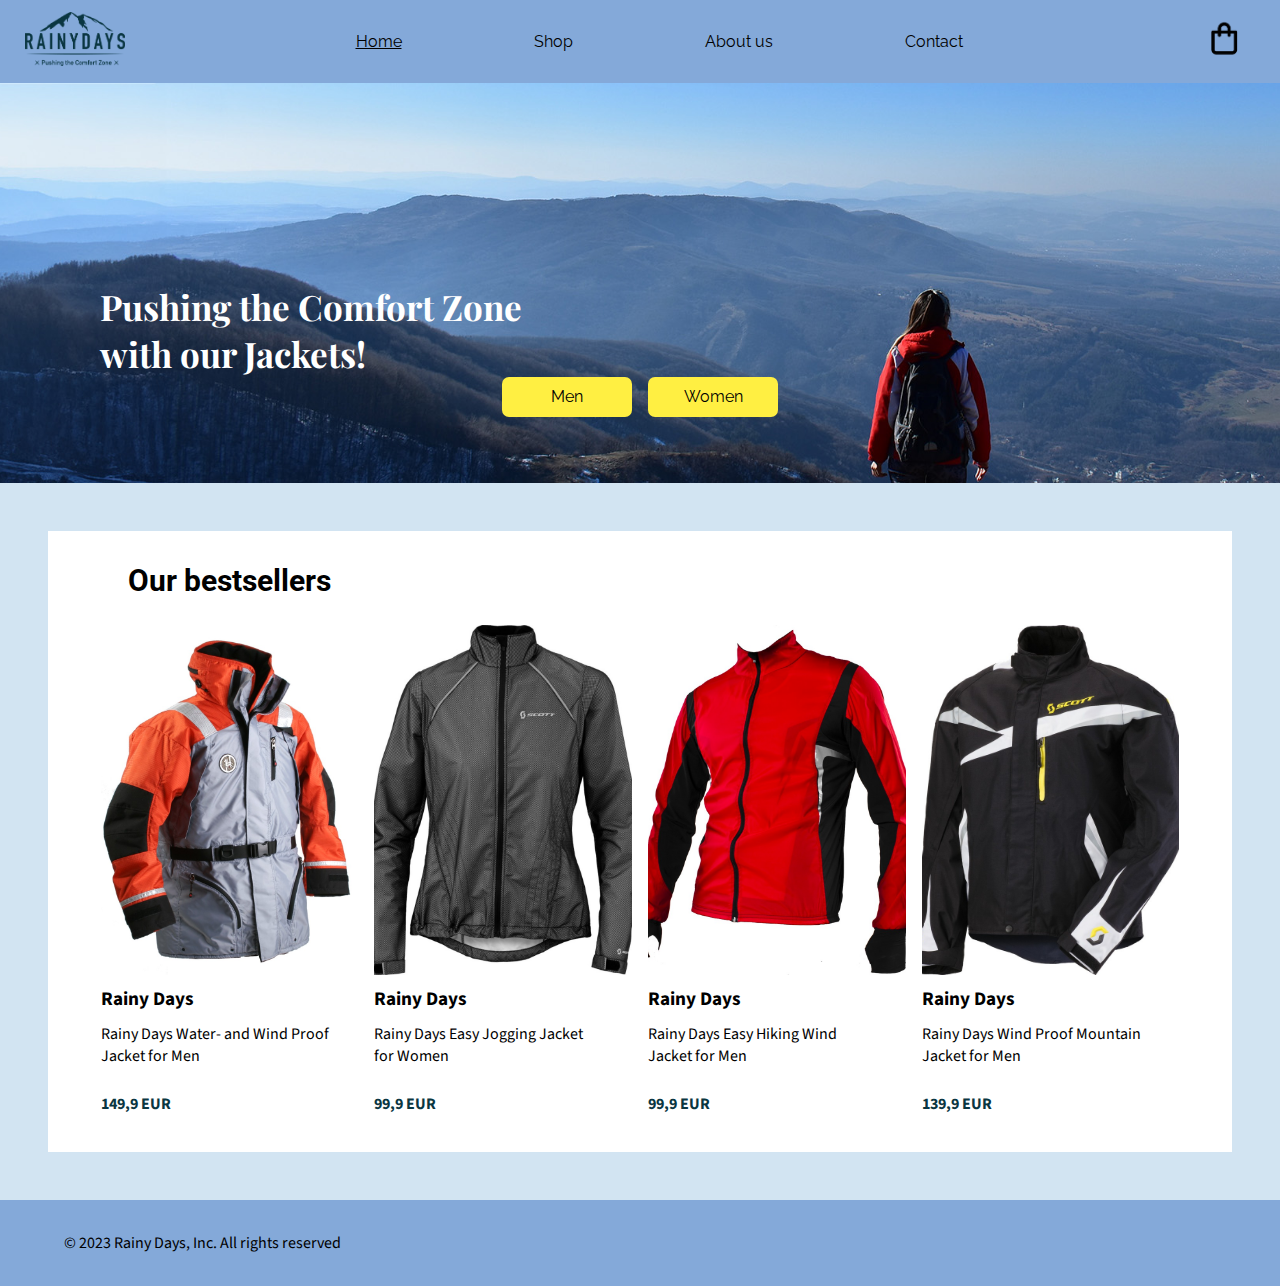
<file: index.html>
<!DOCTYPE html>
<html lang="en">
<head>
    <meta charset="UTF-8">
    <meta name="viewport" content="width=device-width, initial-scale=1.0">
    <title>Rainy Days | Home</title>
    <link rel="icon" href="favicon/favicon_io (3)/favicon.ico">
    <link rel="stylesheet" href="css/style.css">
    <link rel="preconnect" href="https://fonts.googleapis.com">
    <link rel="preconnect" href="https://fonts.gstatic.com" crossorigin>
    <link href="https://fonts.googleapis.com/css2?family=Playfair+Display:wght@500&display=swap" rel="stylesheet">
    <link href="https://fonts.googleapis.com/css2?family=Roboto:wght@500&display=swap" rel="stylesheet">
    <link href="https://fonts.googleapis.com/css2?family=Source+Sans+3:wght@600&display=swap" rel="stylesheet">
    <link href="https://fonts.googleapis.com/css2?family=Source+Sans+3&display=swap" rel="stylesheet">
    <link href="https://fonts.googleapis.com/css2?family=Raleway:wght@500&display=swap" rel="stylesheet">
</head>
<body>
    <header>
        <nav>
            <div>
                <a href="index.html"><img src="images/RainyDays_Logo.png" alt="Rainy Days logo" class="logo"></a>
            </div>
            <div>
                <div class="nav_phone">
                    <a class="nav_links links active" href="index.html">Home</a>
                    <a class="nav_links links" href="shop.html">Shop</a>
                    <a class="nav_links links" href="about-us.html">About us</a>
                    <a class="nav_links links contact_nav" href="contact.html">Contact</a>
                </div>
            </div>
            <div>
                <a href="checkout-page.html"><img src="images/shopping_cart.PNG" alt="Shopping cart" class="shopping_cart"></a>
            </div>
        </nav>
    </header>
    <main>
        <section class="banner">
            <h1 class="banner-slogan">Pushing the Comfort Zone <br> with our Jackets!</h1>
            <div class="cta_buttons">
                <a class="cta links" href="shop.html">Men</a>
                <a class="cta links" href="shop.html">Women</a>
            </div>
        </section>
        <h2 class="bestsellers">Our bestsellers</h2>
        <section class="bestsellers_frame">
            <a class="jacket_link links" href="jacket-specific-page.html">
                <div class="jackets_frame">
                    <img src="images/RainyDays_Jacket1.jpg" class="jacket_img" alt="Red and grey water- and wind proof jacket for men">
                    <h3 class="rainy_days_jacket_header">Rainy Days</h3>
                    <p>Rainy Days Water- and Wind Proof Jacket for Men</p>
                    <p class="price">149,9 EUR</p>
                </div>
            </a>
            <a class="jacket_link links" href="jacket-specific-page.html">
                <div class="jackets_frame">
                    <img src="images/RainyDays_Jacket2.jpg" class="jacket_img" alt="Dark grey jogging jacket for women">
                    <h3 class="rainy_days_jacket_header">Rainy Days</h3>
                    <p>Rainy Days Easy Jogging Jacket for Women</p>
                    <p class="price">99,9 EUR</p>
                </div>
            </a>
            <a class="jacket_link links" href="jacket-specific-page.html">
                <div class="jackets_frame">
                    <img src="images/RainyDays_Jacket3.jpg" class="jacket_img" alt="Red hiking and wind jacket for men">
                    <h3 class="rainy_days_jacket_header">Rainy Days</h3>
                    <p>Rainy Days Easy Hiking Wind Jacket for Men</p>
                    <p class="price">99,9 EUR</p>
                </div>
            </a>
            <a class="jacket_link links" href="jacket-specific-page.html">
                <div class="jackets_frame">
                    <img src="images/RainyDays_Jacket4.jpg" class="jacket_img" alt="Black mountain jacket for men">
                    <h3 class="rainy_days_jacket_header">Rainy Days</h3>
                    <p>Rainy Days Wind Proof Mountain Jacket for Men</p>
                    <p class="price">139,9 EUR</p>
                </div>
                </a>
        </section>
    </main>
    <footer>
        <p>&copy; 2023 Rainy Days, Inc. All rights reserved</p>
    </footer>
</body>
</html>
</file>
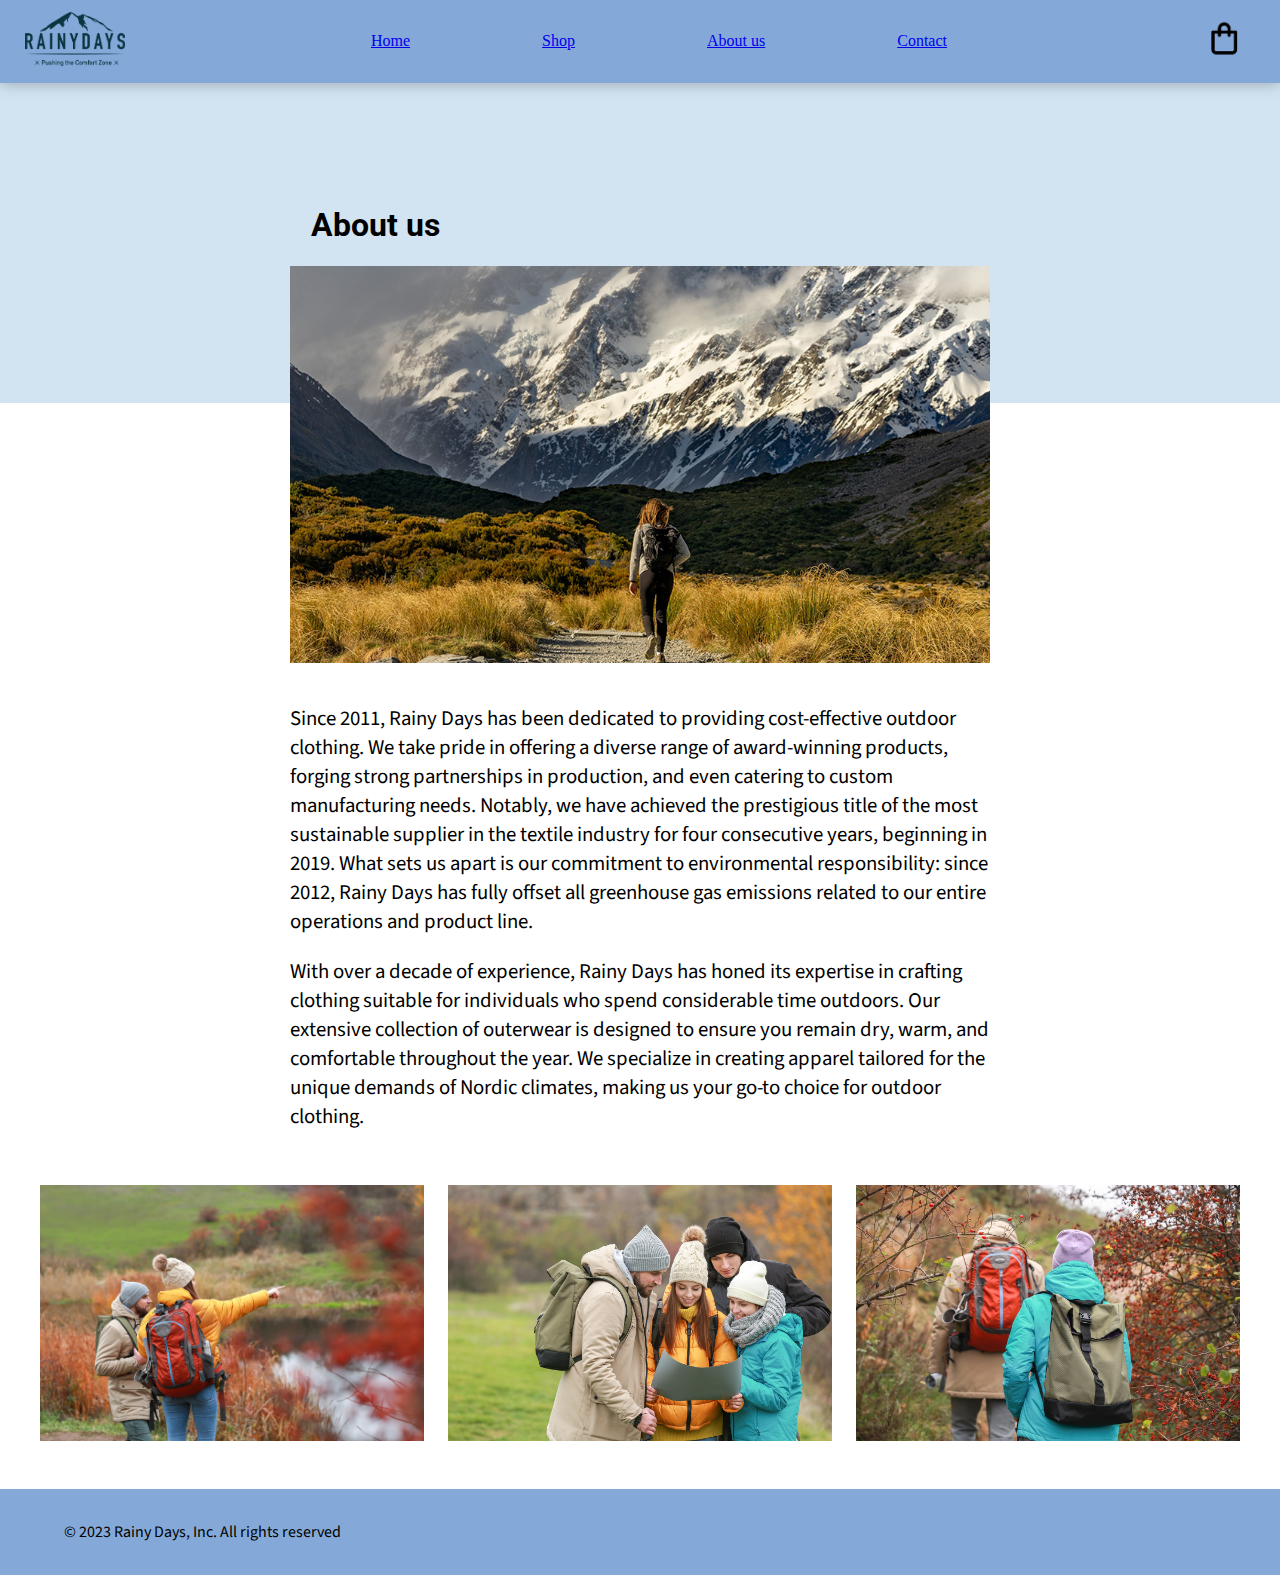
<file: about-us.html>
<!DOCTYPE html>
<html lang="en">
<head>
    <meta charset="UTF-8">
    <meta name="viewport" content="width=device-width, initial-scale=1.0">
    <title>Rainy Days | About us</title>
    <link rel="icon" href="favicon/favicon_io (3)/favicon.ico">
    <link rel="stylesheet" href="css/style.css">
    <link rel="preconnect" href="https://fonts.googleapis.com">
    <link rel="preconnect" href="https://fonts.gstatic.com" crossorigin>
    <link href="https://fonts.googleapis.com/css2?family=Playfair+Display:wght@500&display=swap" rel="stylesheet">
    <link href="https://fonts.googleapis.com/css2?family=Roboto:wght@500&display=swap" rel="stylesheet">
    <link href="https://fonts.googleapis.com/css2?family=Source+Sans+3:wght@600&display=swap" rel="stylesheet">
    <link href="https://fonts.googleapis.com/css2?family=Source+Sans+3&display=swap" rel="stylesheet">
    <link href="https://fonts.googleapis.com/css2?family=Raleway:wght@500&display=swap" rel="stylesheet">
</head>
<body>
    <header>
        <nav>
            <div>
                <a href="index.html"><img src="images/RainyDays_Logo.png" alt="Rainy Days logo" class="logo"></a>
            </div>
            <div>
                <div class="nav_phone">
                    <a class="nav_links" href="index.html">Home</a>
                    <a class="nav_links" href="shop.html">Shop</a>
                    <a class="nav_links active" href="about-us.html">About us</a>
                    <a class="nav_links contact_nav" href="contact.html">Contact</a>
                </div>
            </div>
            <div>
                <a href="checkout-page.html"><img src="images/shopping cart.PNG" alt="Shopping cart" class="shopping_cart"></a>
            </div>
        </nav>
    </header>
    <main>
            <div class="about_us_container">
                <div class="about_us_content">
                    <h1 class="checkout left_align about_h1">About us</h1>
                    <div class="main_img_container">
                        <img src="images/iso-republic-hiker-approaches-snow-capped-mountains-free-stock-photo-kopi2.jpg" alt="Woman hiker walks towards snow-capped mountains" class="about_us_img">
                    </div>
                    <div class="about_us_text">
                        <p>Since 2011, Rainy Days has been dedicated to providing cost-effective outdoor clothing. We take pride in offering a diverse range of award-winning products, forging strong partnerships in production, and even catering to custom manufacturing needs. Notably, we have achieved the prestigious title of the most sustainable supplier in the textile industry for four consecutive years, beginning in 2019. What sets us apart is our commitment to environmental responsibility: since 2012, Rainy Days has fully offset all greenhouse gas emissions related to our entire operations and product line.</p>

                        <p>With over a decade of experience, Rainy Days has honed its expertise in crafting clothing suitable for individuals who spend considerable time outdoors. Our extensive collection of outerwear is designed to ensure you remain dry, warm, and comfortable throughout the year. We specialize in creating apparel tailored for the unique demands of Nordic climates, making us your go-to choice for outdoor clothing.</p>
                    </div>
                </div>
                <div class="multiple_about_us_img">
                    <img src="images/iso-republic-hiking-0803.jpg" alt="Two people hiking and one of them pointing towards something in the distance" class="hiking_photos">
                    <img src="images/iso-republic-hiking-0725.jpg" alt="Four people looking at a map together on a hiking trip" class="hiking_photos">
                    <img src="images/iso-republic-hiking-0785.jpg" alt="Two people hiking together" class="hiking_photos">
                </div>
            </div>
        </main>
    <footer>
        <p>&copy; 2023 Rainy Days, Inc. All rights reserved</p>
    </footer>
</body>
</html>
</file>
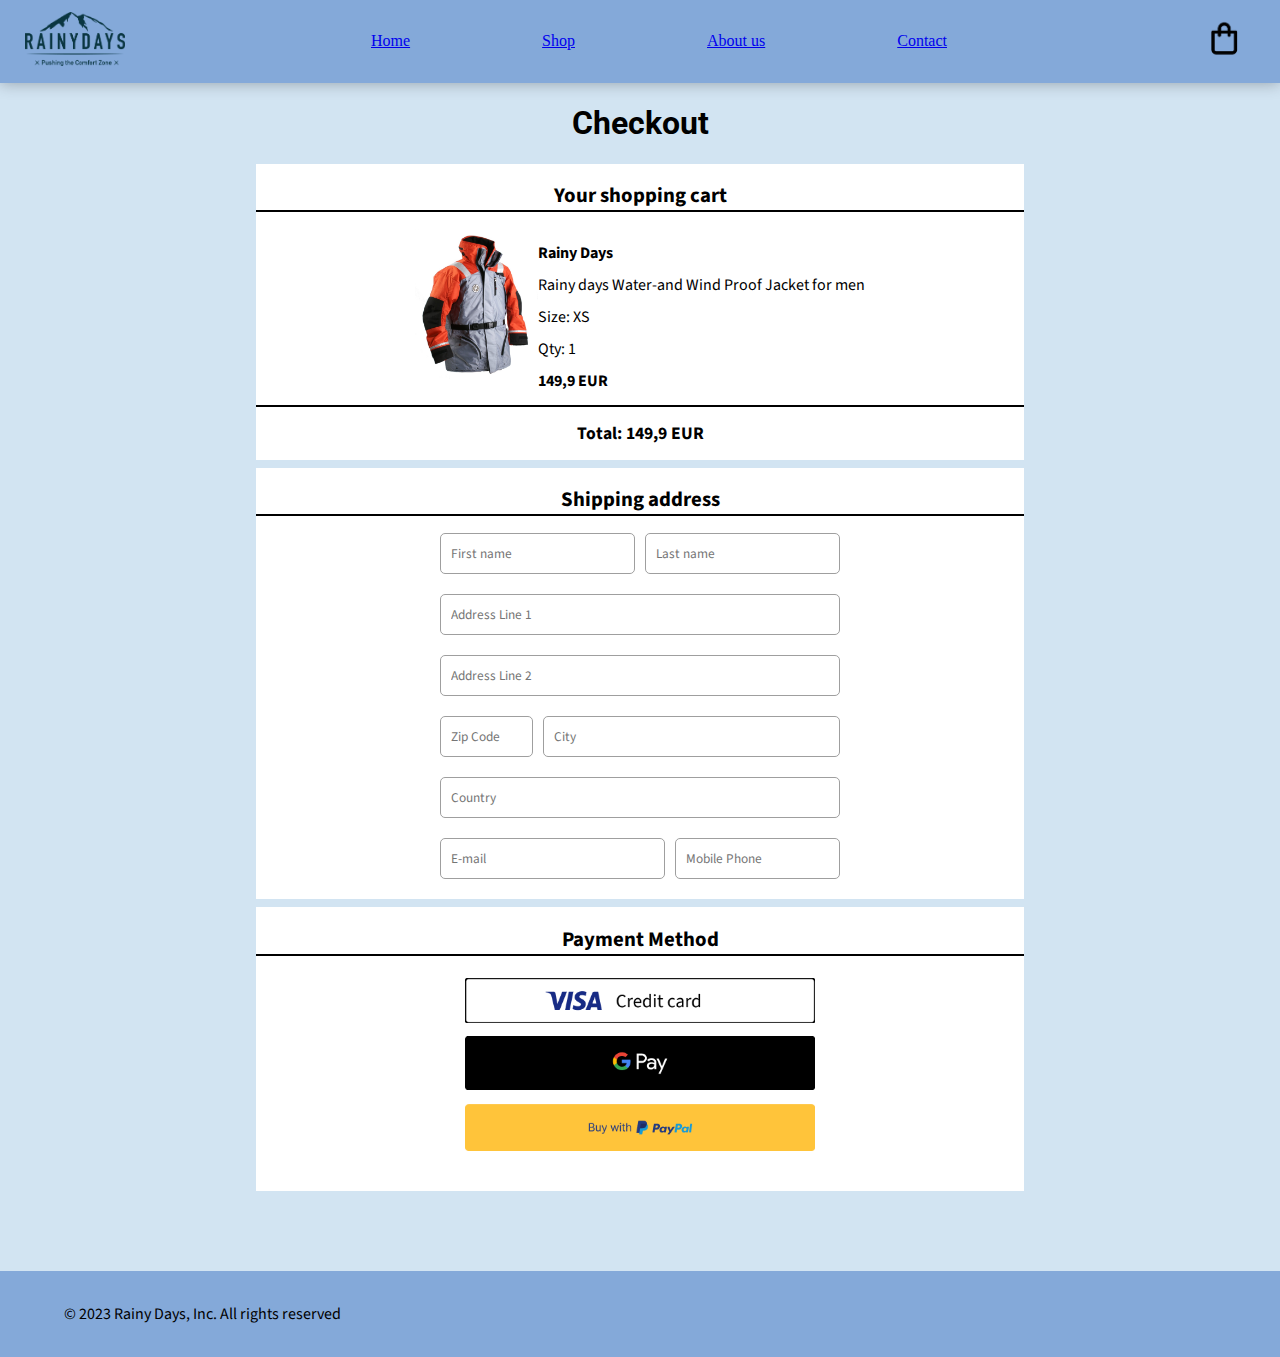
<file: checkout-page.html>
<!DOCTYPE html>
<html lang="en">
<head>
    <meta charset="UTF-8">
    <meta name="viewport" content="width=device-width, initial-scale=1.0">
    <title>Rainy Days | Checkout page</title>
    <link rel="icon" href="favicon/favicon_io (3)/favicon.ico">
    <link rel="stylesheet" href="css/style.css">
    <link rel="preconnect" href="https://fonts.googleapis.com">
    <link rel="preconnect" href="https://fonts.gstatic.com" crossorigin>
    <link href="https://fonts.googleapis.com/css2?family=Playfair+Display:wght@500&display=swap" rel="stylesheet">
    <link href="https://fonts.googleapis.com/css2?family=Roboto:wght@500&display=swap" rel="stylesheet">
    <link href="https://fonts.googleapis.com/css2?family=Source+Sans+3:wght@600&display=swap" rel="stylesheet">
    <link href="https://fonts.googleapis.com/css2?family=Source+Sans+3&display=swap" rel="stylesheet">
    <link href="https://fonts.googleapis.com/css2?family=Raleway:wght@500&display=swap" rel="stylesheet">
</head>
<body>
    <header>
        <nav>
            <div>
                <a href="index.html"><img src="images/RainyDays_Logo.png" alt="Rainy Days logo" class="logo"></a>
            </div>
            <div>
                <div class="nav_phone">
                    <a class="nav_links" href="index.html">Home</a>
                    <a class="nav_links" href="shop.html">Shop</a>
                    <a class="nav_links" href="about-us.html">About us</a>
                    <a class="nav_links contact_nav" href="contact.html">Contact</a>
                </div>
            </div>
            <div>
                <a href="checkout-page.html"><img src="images/shopping_cart.PNG" alt="Shopping cart" class="shopping_cart"></a>
            </div>
        </nav>
    </header>
    <main>
       <h1 class="checkout">Checkout</h1>
       <div class="all_checkout_elements">
       <div class="your_shopping_cart"> 
            <div class="checkout_headers"><h2>Your shopping cart</h2></div>
                <div class="shopping_cart_container">
                    <div>
                        <a href="jacket-specific-page.html"><img src="images/RainyDays_Jacket1.jpg" alt="Rainy Days jacket 1" class="checkout_img"></a>
                    </div>
                    <div>
                        <p class="bold_style">Rainy Days</p>
                        <p>Rainy days Water-and Wind Proof Jacket for men</p>
                        <p>Size: XS</p>
                        <p>Qty: 1</p>
                        <p class="bold_style">149,9 EUR</p>
                    </div>
                </div>
                <div class="total bold_style">
                    <p>Total: 149,9 EUR</p>
                </div>
            </div>
            <div class="shipping">
                <div class="checkout_headers"><h2>Shipping address</h2></div>
                <form class="shipping_form">
                    <div class="customer_name_container">
                        <input type="text" name="firstname" placeholder="First name" class="shipping_input">
                        <input type="text" name="lastname" placeholder="Last name" class="shipping_input">
                    </div>
                    <input type="text" name="addressline1" placeholder="Address Line 1" class="shipping_input"> 
                    <input type="text" name="addressline2" placeholder="Address Line 2" class="shipping_input">
                    <div class="zipcode_city">
                        <input type="text" name="zipcode" placeholder="Zip Code" class="shipping_input">
                        <input type="text" name="city" placeholder="City" class="shipping_input">
                    </div>
                    <input type="text" name="country" placeholder="Country" class="shipping_input">
                    <div class="email_mobile">
                        <input type="email" name="email" placeholder="E-mail" class="shipping_input">
                        <input type="text" name="mobilephone" placeholder="Mobile Phone" class="shipping_input">
                    </div>
                </form>
            </div>
            <div class="payment">
                <div class="checkout_headers"><h2>Payment Method</h2></div>
                <a href="checkout-success.html" class="payment_link"><img src="images/visa.PNG" alt="Visa credit card payment method" class="payment_buttons"></a>
                <a href="checkout-success.html" class="payment_link"><img src="images/google_pay.PNG" alt="Google pay payment method" class="payment_buttons"></a>
                <a href="checkout-success.html" class="payment_link"><img src="images/paypal.PNG" alt="Paypal payment method" class="payment_buttons"></a>
            </div>
       </div>
    </main>
    <footer>
        <p>&copy; 2023 Rainy Days, Inc. All rights reserved</p>
    </footer>
</body>
</html>
</file>
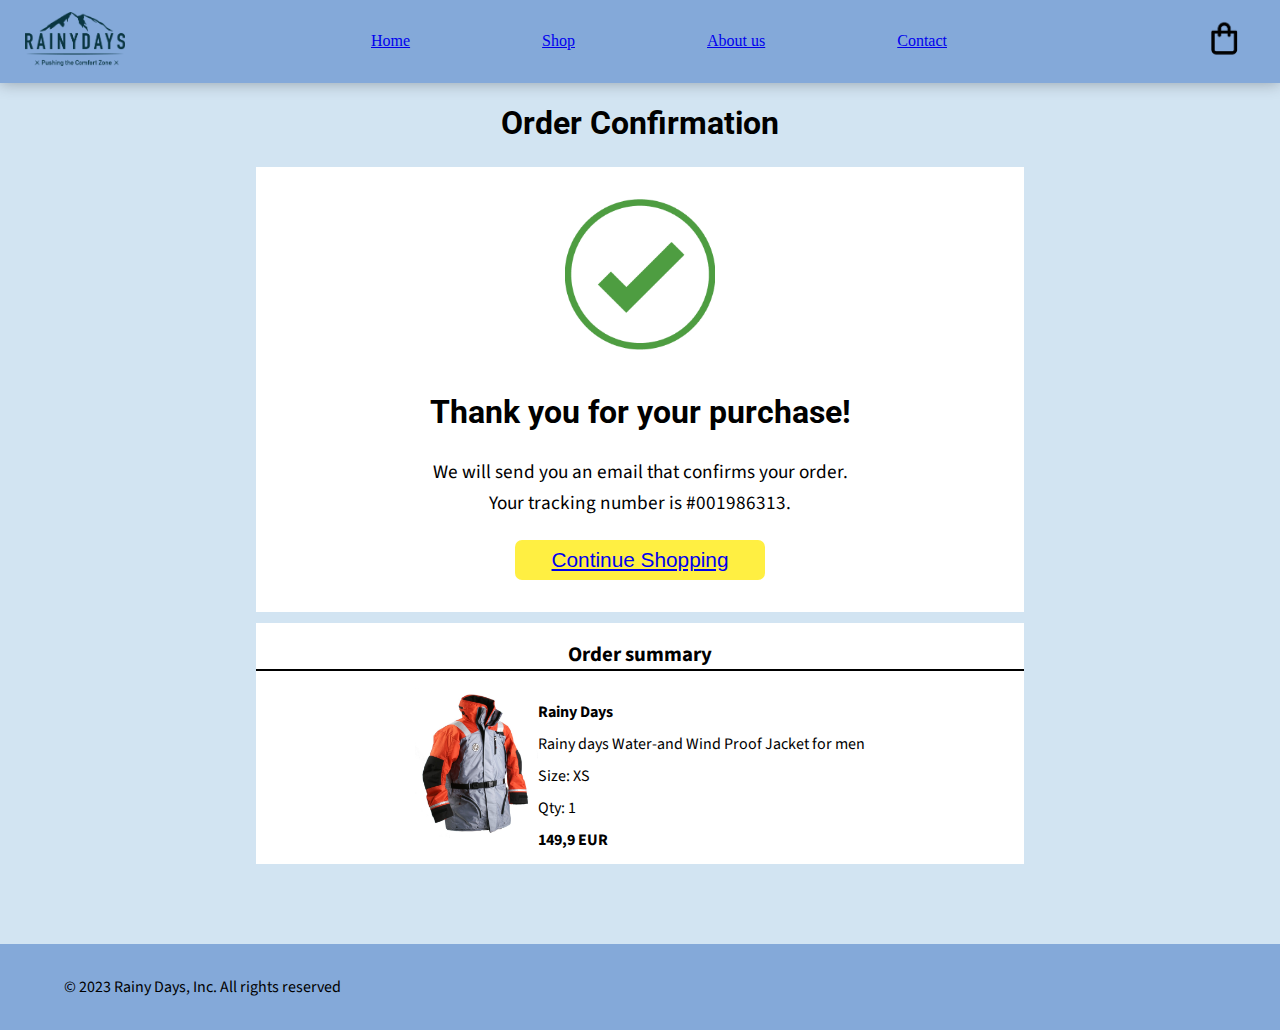
<file: checkout-success.html>
<!DOCTYPE html>
<html lang="en">
<head>
    <meta charset="UTF-8">
    <meta name="viewport" content="width=device-width, initial-scale=1.0">
    <title>Rainy Days | Order confirmation</title>
    <link rel="icon" href="favicon/favicon_io (3)/favicon.ico">
    <link rel="stylesheet" href="css/style.css">
    <link rel="preconnect" href="https://fonts.googleapis.com">
    <link rel="preconnect" href="https://fonts.gstatic.com" crossorigin>
    <link href="https://fonts.googleapis.com/css2?family=Playfair+Display:wght@500&display=swap" rel="stylesheet">
    <link href="https://fonts.googleapis.com/css2?family=Roboto:wght@500&display=swap" rel="stylesheet">
    <link href="https://fonts.googleapis.com/css2?family=Source+Sans+3:wght@600&display=swap" rel="stylesheet">
    <link href="https://fonts.googleapis.com/css2?family=Source+Sans+3&display=swap" rel="stylesheet">
    <link href="https://fonts.googleapis.com/css2?family=Raleway:wght@500&display=swap" rel="stylesheet">
</head>
<body>
    <header>
        <nav>
            <div>
                <a href="index.html"><img src="images/RainyDays_Logo.png" alt="Rainy Days logo" class="logo"></a>
            </div>
            <div>
                <div class="nav_phone">
                    <a class="nav_links" href="index.html">Home</a>
                    <a class="nav_links" href="shop.html">Shop</a>
                    <a class="nav_links" href="about-us.html">About us</a>
                    <a class="nav_links contact_nav" href="contact.html">Contact</a>
                </div>
            </div>
            <div>
                <a href="checkout-page.html"><img src="images/shopping cart.PNG" alt="Shopping cart" class="shopping_cart"></a>
            </div>
        </nav>
    </header>
    <main>
        <h1 class="checkout">Order Confirmation</h1>
        <div class="all_checkout_elements">
            <div class="thank_you">
                <img src="images/checkmark.PNG" alt="Checkmark" class="checkmark">
                <h2 class="checkout">Thank you for your purchase!</h2>
                <p>We will send you an email that confirms your order.</p>
                <p>Your tracking number is #001986313.</p>
                <button class="cta continue_shopping"><a href="shop.html">Continue Shopping</a></button>
            </div>
            <div class="your_shopping_cart"> 
                <div class="checkout_headers"><h2>Order summary</h2></div>
                <div class="shopping_cart_container">
                    <div>
                        <a href="jacket-specific-page.html"><img src="images/RainyDays_Jacket1.jpg" alt="Rainy Days jacket 1" class="checkout_img"></a>
                    </div>
                    <div>
                        <p class="bold_style">Rainy Days</p>
                        <p>Rainy days Water-and Wind Proof Jacket for men</p>
                        <p>Size: XS</p>
                        <p>Qty: 1</p>
                        <p class="bold_style">149,9 EUR</p>
                    </div>
                </div>
            </div>
        </div>
    </main>
    <footer>
        <p>&copy; 2023 Rainy Days, Inc. All rights reserved</p>
    </footer>
</body>
</html>
</file>
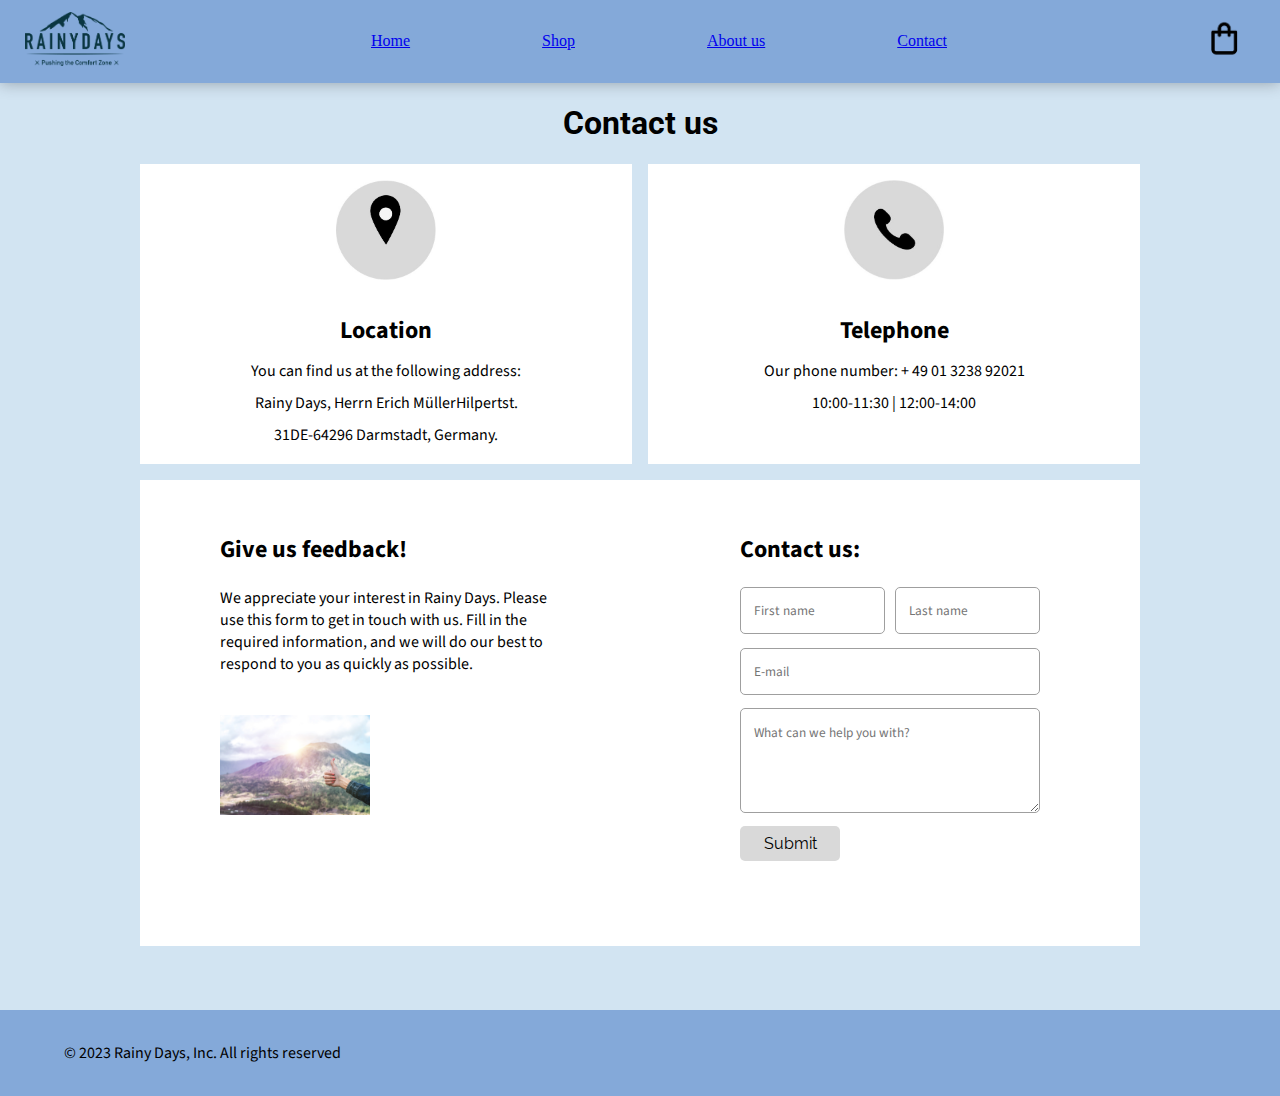
<file: contact.html>
<!DOCTYPE html>
<html lang="en">
<head>
    <meta charset="UTF-8">
    <meta name="viewport" content="width=device-width, initial-scale=1.0">
    <title>Rainy Days | Contact us</title>
    <link rel="icon" href="favicon/favicon_io (3)/favicon.ico">
    <link rel="stylesheet" href="css/style.css">
    <link rel="preconnect" href="https://fonts.googleapis.com">
    <link rel="preconnect" href="https://fonts.gstatic.com" crossorigin>
    <link href="https://fonts.googleapis.com/css2?family=Playfair+Display:wght@500&display=swap" rel="stylesheet">
    <link href="https://fonts.googleapis.com/css2?family=Roboto:wght@500&display=swap" rel="stylesheet">
    <link href="https://fonts.googleapis.com/css2?family=Source+Sans+3:wght@600&display=swap" rel="stylesheet">
    <link href="https://fonts.googleapis.com/css2?family=Source+Sans+3&display=swap" rel="stylesheet">
    <link href="https://fonts.googleapis.com/css2?family=Raleway:wght@500&display=swap" rel="stylesheet">
</head>
<body>
    <header>
        <nav>
            <div>
                <a href="index.html"><img src="images/RainyDays_Logo.png" alt="Rainy Days logo" class="logo"></a>
            </div>
            <div>
                <div class="nav_phone">
                    <a class="nav_links" href="index.html">Home</a>
                    <a class="nav_links" href="shop.html">Shop</a>
                    <a class="nav_links" href="about-us.html">About us</a>
                    <a class="nav_links contact_nav active" href="contact.html">Contact</a>
                </div>
            </div>
            <div>
                <a href="checkout-page.html"><img src="images/shopping cart.PNG" alt="Shopping cart" class="shopping_cart"></a>
            </div>
        </nav>
    </header>
    <main>
        <h1 class="checkout">Contact us</h1>
        <div class="all_contact_elements">
            <div class="top_of_page">
                <div class="location">
                    <div><img src="images/location.jpg" alt="A circle with a pin on it" class="location_img"></div>
                    <h2>Location</h2>
                    <p>You can find us at the following address:</p>
                    <p>Rainy Days, Herrn Erich MüllerHilpertst.</p>
                    <p>31DE-64296 Darmstadt, Germany.</p>
                </div>
                <div class="telephone">
                    <img src="images/telephone.JPG" alt="A circle with a phone in it" class="telephone_img">
                    <h2>Telephone</h2>
                    <p>Our phone number: + 49 01 3238 92021</p>
                    <p>10:00-11:30  |  12:00-14:00</p>
                </div>
            </div>
            <div class="bottom_of_page">
                <div class="feedback">
                    <div class="feedback_content">
                        <h2>Give us feedback!</h2>
                        <div class="feedback_align">
                            <p>We appreciate your interest in Rainy Days. Please use this form to get in touch with us. Fill in the required information, and we will do our best to respond to you as quickly as possible.</p>
                            <img src="images/artem-beliaikin-gx3iBnRUekI-unsplash.jpg" alt="Someone giving thumbs up by a mountain view" class="feedback_img">
                        </div>
                    </div>
                </div>
                <div class="contact_us">
                    <div class="contact_us_content">
                        <h2>Contact us:</h2>
                        <form method="GET">
                            <div class="contact_form_group">
                                <div class="customer_name_container contact_customer_name">
                                    <input type="text" name="firstname" placeholder="First name" class="contact_form">
                                    <input type="text" name="lastname" placeholder="Last name" class="contact_form">
                                </div>
                                <input type="email" name="email_contact" placeholder="E-mail" class="contact_form">
                                <textarea id="message" name="message" rows="4" cols="46" placeholder="What can we help you with?" class="contact_form"></textarea>
                                <div>
                                    <input type="submit" value="Submit" class="submit_button">
                                </div>
                            </div>
                        </form>
                    </div>
                </div>
            </div>
        </div>     
    </main>
    <footer>
        <p>&copy; 2023 Rainy Days, Inc. All rights reserved</p>
    </footer>
</body>
</html>
</file>
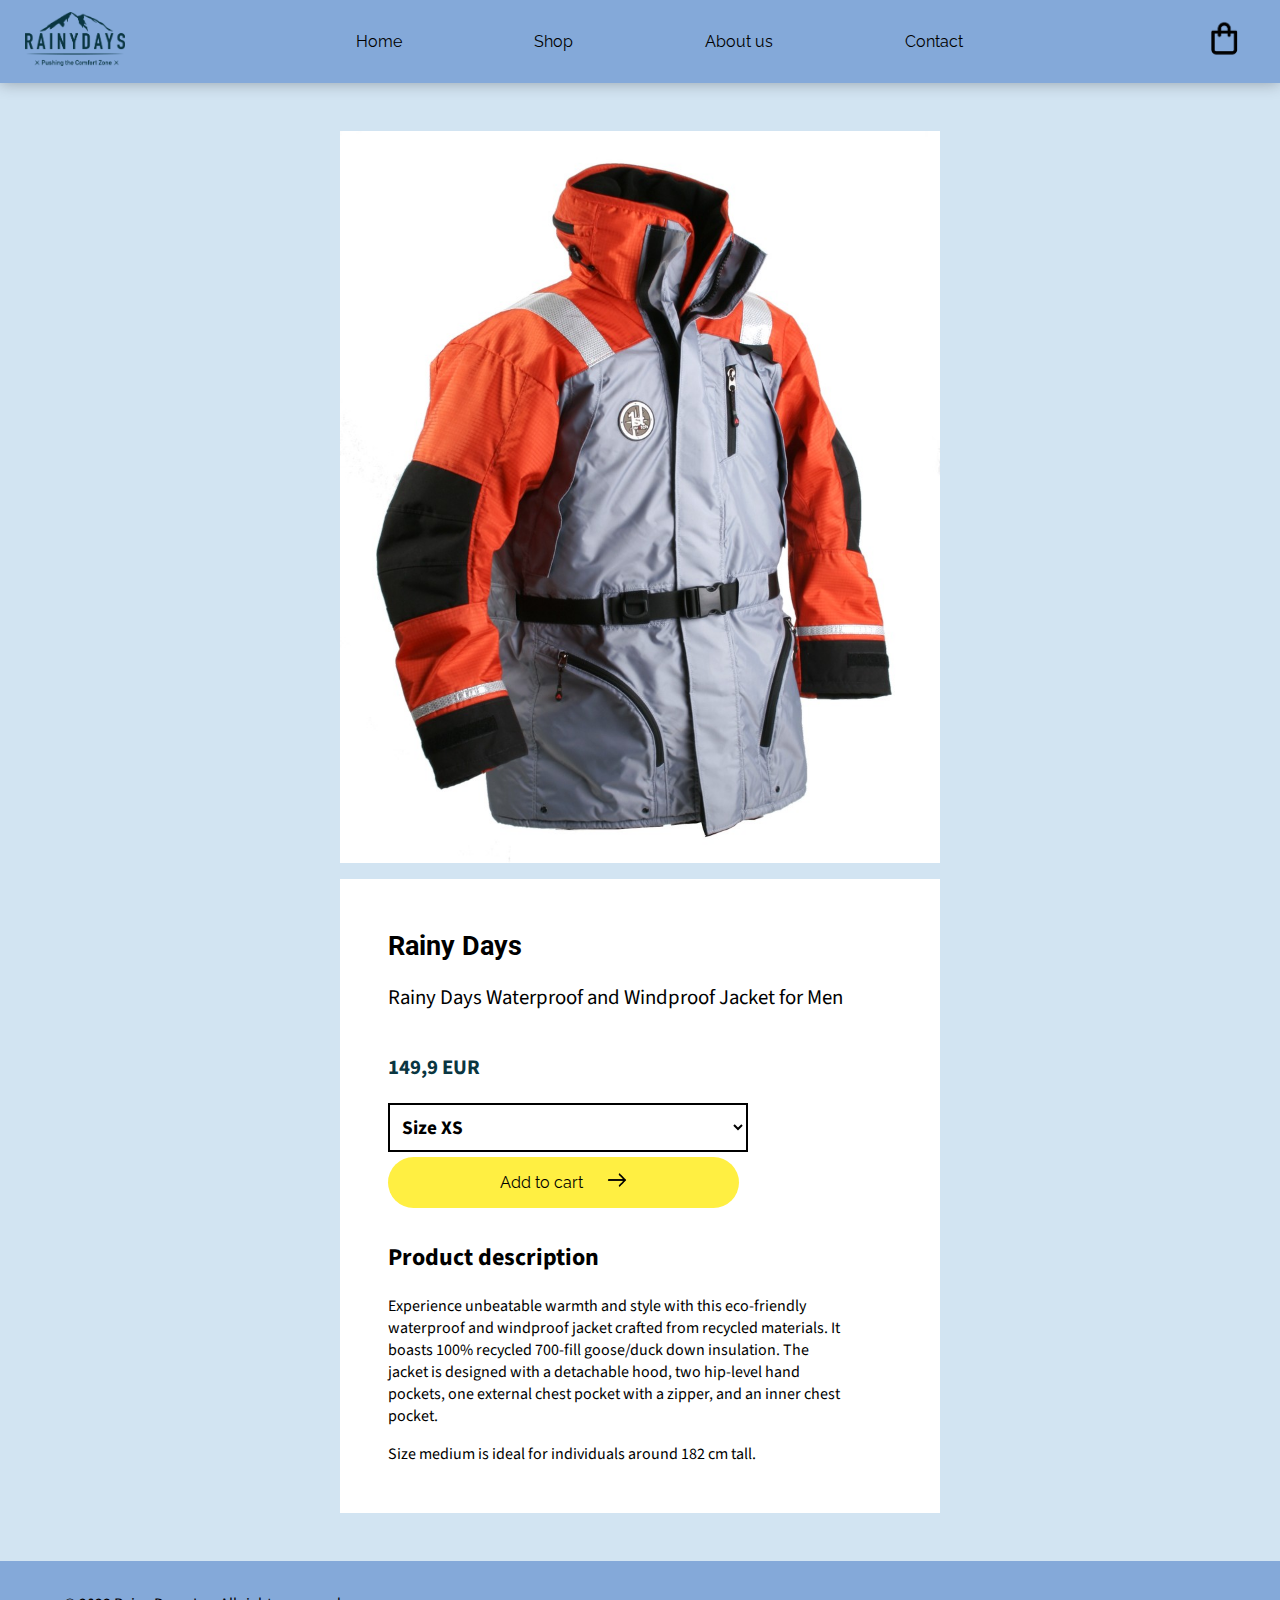
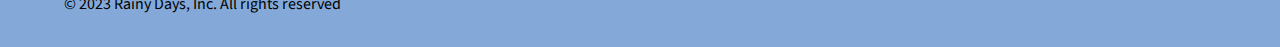
<file: jacket-specific-page.html>
<!DOCTYPE html>
<html lang="en">
<head>
    <meta charset="UTF-8">
    <meta name="viewport" content="width=device-width, initial-scale=1.0">
    <title>Rainy Days | Rainy Days Waterproof and Windproof Jacket for Men</title>
    <link rel="icon" href="favicon/favicon_io (3)/favicon.ico">
    <link rel="stylesheet" href="css/style.css">
    <link rel="preconnect" href="https://fonts.googleapis.com">
    <link rel="preconnect" href="https://fonts.gstatic.com" crossorigin>
    <link href="https://fonts.googleapis.com/css2?family=Playfair+Display:wght@500&display=swap" rel="stylesheet">
    <link href="https://fonts.googleapis.com/css2?family=Roboto:wght@500&display=swap" rel="stylesheet">
    <link href="https://fonts.googleapis.com/css2?family=Source+Sans+3:wght@600&display=swap" rel="stylesheet">
    <link href="https://fonts.googleapis.com/css2?family=Source+Sans+3&display=swap" rel="stylesheet">
    <link href="https://fonts.googleapis.com/css2?family=Raleway:wght@500&display=swap" rel="stylesheet">
</head>
<body>
    <header>
        <nav>
            <div>
                <a href="index.html"><img src="images/RainyDays_Logo.png" alt="Rainy Days logo" class="logo"></a>
            </div>
            <div>
                <div class="nav_phone">
                    <a class="nav_links links" href="index.html">Home</a>
                    <a class="nav_links links" href="shop.html">Shop</a>
                    <a class="nav_links links" href="about-us.html">About us</a>
                    <a class="nav_links links contact_nav" href="contact.html">Contact</a>
                </div>
            </div>
            <div>
                <a href="checkout-page.html"><img src="images/shopping_cart.PNG" alt="Shopping cart" class="shopping_cart"></a>
            </div>
        </nav>
    </header>
    <main>
        <div class="product_container">
            <div class="product_specific_img_container">
                <img class="product_specific_img" src="images/RainyDays_Jacket1.jpg" alt="Rainy Days Jacket 1">
            </div>
            <div class="product_details">
                <div>
                    <h1>Rainy Days</h1>
                    <p>Rainy Days Waterproof and Windproof Jacket for Men</p>
                    <p class="price">149,9 EUR</p>
                </div>
                <form class="sizes_form">
                    <select name="sizes" id="sizes" class="sizes">
                        <option value="xs">Size XS</option>
                        <option value="s">Size S</option>
                        <option value="m">Size M</option>
                        <option value="l">Size L</option>
                        <option value="xl">Size XL</option>
                    </select>
                </form>
                <div>
                    <a class="add_to_cart links" href="checkout-page.html">Add to cart <img src="images/arrow.PNG" alt="Arrow pointing to the right" class="arrow"></a>
                </div>
                <div class="product_description">
                    <h2>Product description</h2>
                    <p>Experience unbeatable warmth and style with this eco-friendly waterproof and windproof jacket crafted from recycled materials. It boasts 100% recycled 700-fill goose/duck down insulation. The jacket is designed with a detachable hood, two hip-level hand pockets, one external chest pocket with a zipper, and an inner chest pocket.</p>
                    <p>Size medium is ideal for individuals around 182 cm tall.</p>
                </div>
            </div>
        </div>
    </main>
    <footer>
        <p>&copy; 2023 Rainy Days, Inc. All rights reserved</p>
    </footer>
</body>
</html>
</file>
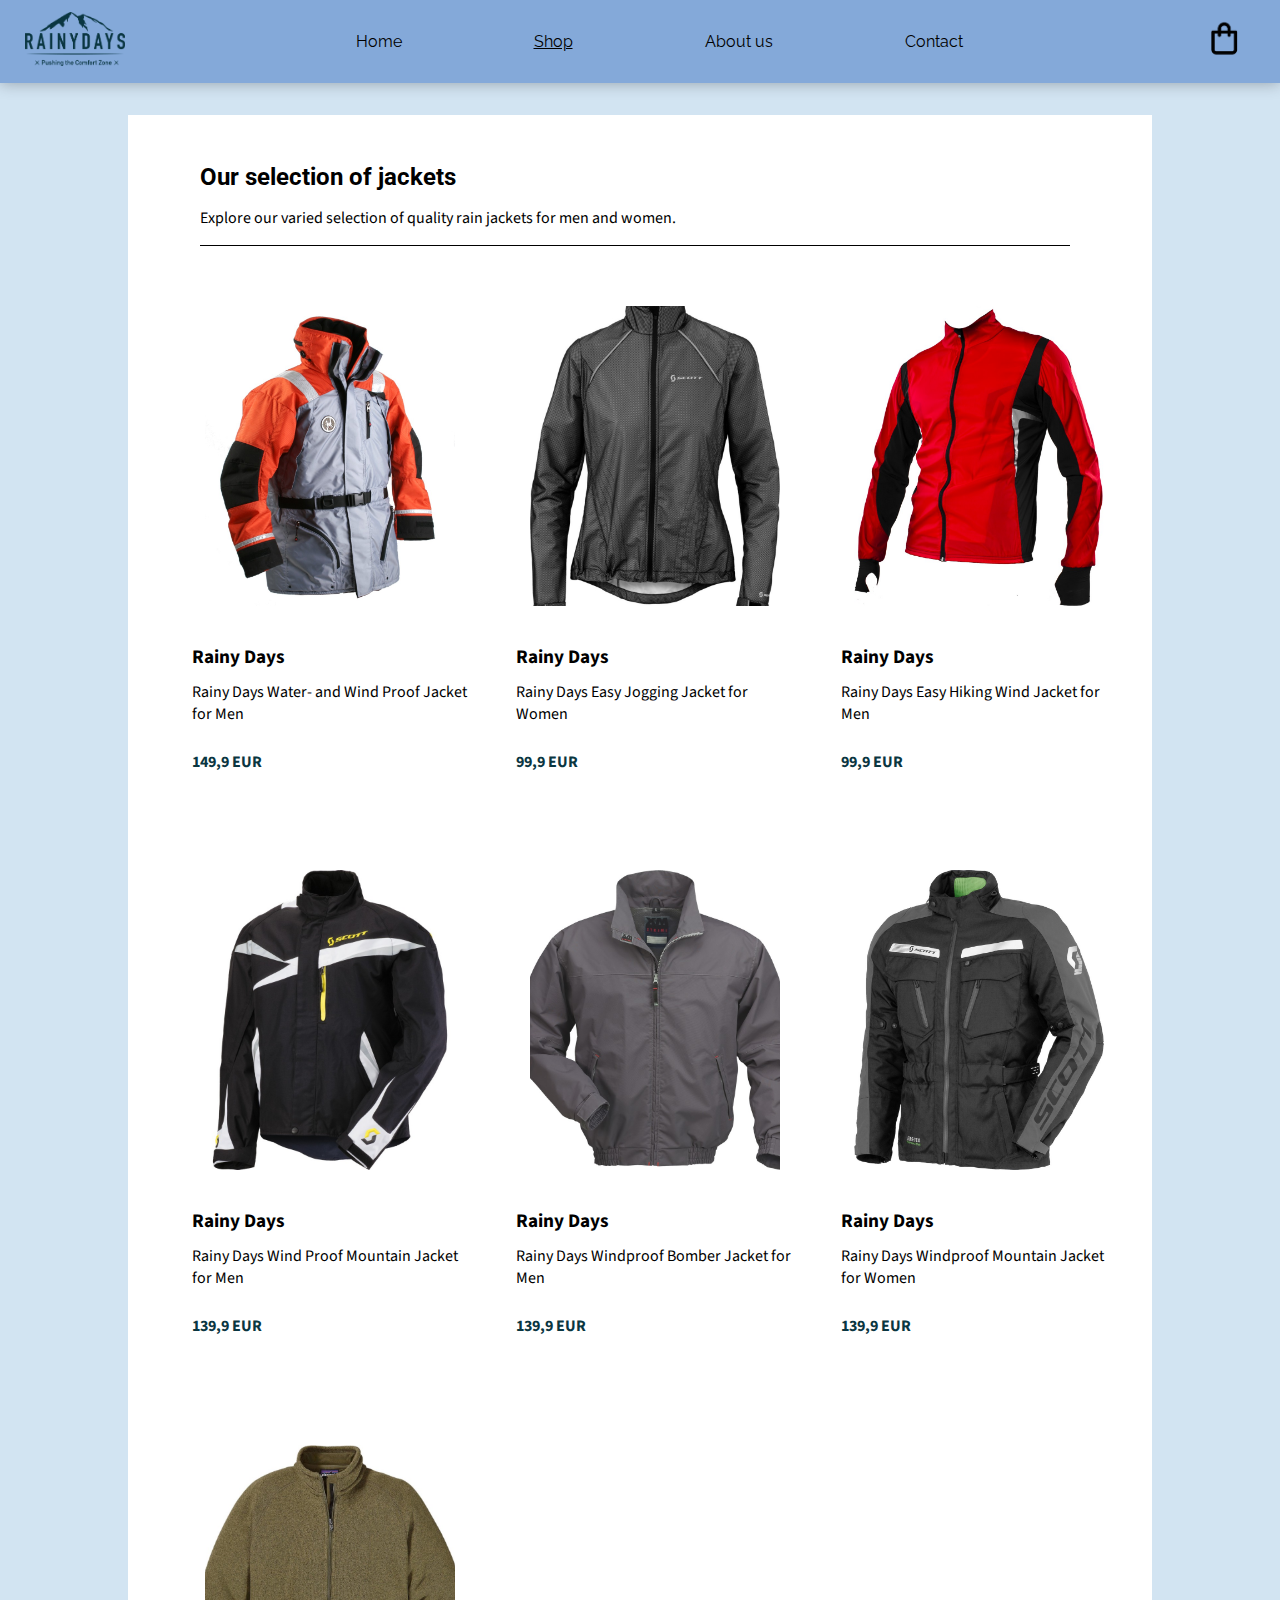
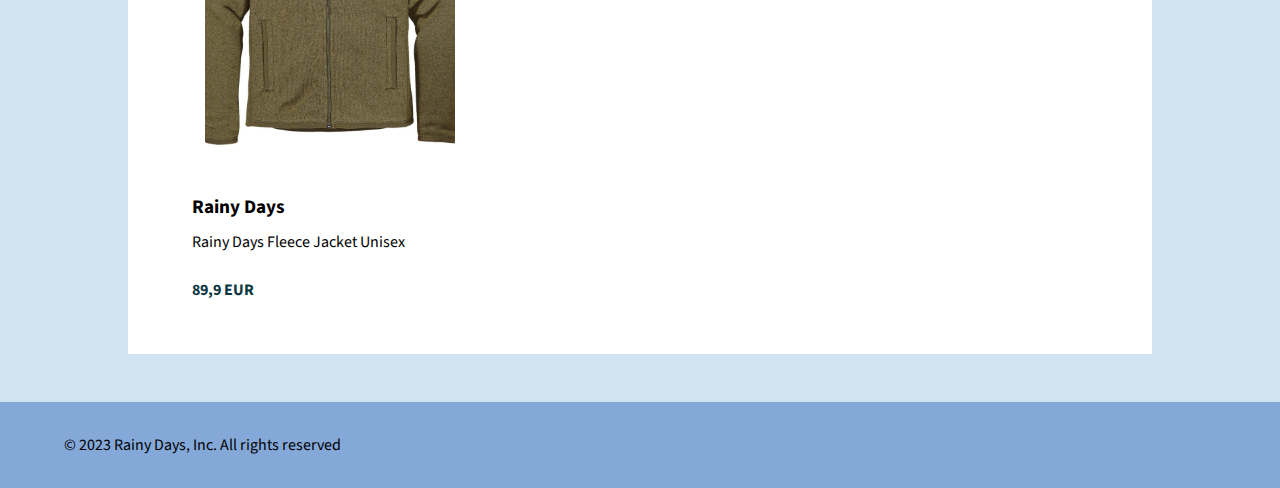
<file: shop.html>
<!DOCTYPE html>
<html lang="en">
<head>
    <meta charset="UTF-8">
    <meta name="viewport" content="width=device-width, initial-scale=1.0">
    <title>Rainy Days | Shop</title>
    <link rel="icon" href="favicon/favicon_io (3)/favicon.ico">
    <link rel="stylesheet" href="css/style.css">
    <link rel="preconnect" href="https://fonts.googleapis.com">
    <link rel="preconnect" href="https://fonts.gstatic.com" crossorigin>
    <link href="https://fonts.googleapis.com/css2?family=Playfair+Display:wght@500&display=swap" rel="stylesheet">
    <link href="https://fonts.googleapis.com/css2?family=Roboto:wght@500&display=swap" rel="stylesheet">
    <link href="https://fonts.googleapis.com/css2?family=Source+Sans+3:wght@600&display=swap" rel="stylesheet">
    <link href="https://fonts.googleapis.com/css2?family=Source+Sans+3&display=swap" rel="stylesheet">
    <link href="https://fonts.googleapis.com/css2?family=Raleway:wght@500&display=swap" rel="stylesheet">
</head>
<body>
    <header>
        <nav>
            <div>
                <a href="index.html"><img src="images/RainyDays_Logo.png" alt="Rainy Days logo" class="logo"></a>
            </div>
            <div>
                <div class="nav_phone">
                    <a class="nav_links links" href="index.html">Home</a>
                    <a class="nav_links links active" href="shop.html">Shop</a>
                    <a class="nav_links links" href="about-us.html">About us</a>
                    <a class="nav_links links contact_nav" href="contact.html">Contact</a>
                </div>
            </div>
            <div>
                <a href="checkout-page.html"><img src="images/shopping_cart.PNG" alt="Shopping cart" class="shopping_cart"></a>
            </div>
        </nav>
    </header>
    <main>
        <div class="jacket_selection_description">
            <h1>Our selection of jackets</h1>
            <p>Explore our varied selection of quality rain jackets for men and women.</p>
            <div class="black-line"></div>
        </div>
        <section class="jacket_selection">
            <a class="shop_jacket_link links" href="jacket-specific-page.html">
                <div class="shop_jackets_frame">
                    <div class="shop_img_container">
                        <img src="images/RainyDays_Jacket1.jpg" class="shop_jacket_img" alt="Red and grey water- and wind proof jacket for men">
                    </div>
                    <h2 class="rainy_days_jacket_header">Rainy Days</h2>
                    <p>Rainy Days Water- and Wind Proof Jacket for Men</p>
                    <p class="price shop_price">149,9 EUR</p>
                </div>
            </a>
            <a class="shop_jacket_link links" href="jacket-specific-page.html">
                <div class="shop_jackets_frame">
                    <div class="shop_img_container">
                        <img src="images/RainyDays_Jacket2.jpg" class="shop_jacket_img" alt="Dark grey jogging jacket for women">
                    </div>
                    <h2 class="rainy_days_jacket_header">Rainy Days</h2>
                    <p>Rainy Days Easy Jogging Jacket for Women</p>
                    <p class="price shop_price">99,9 EUR</p>
                </div>
            </a>
            <a class="shop_jacket_link links" href="jacket-specific-page.html">
                <div class="shop_jackets_frame">
                    <div class="shop_img_container">
                        <img src="images/RainyDays_Jacket3.jpg" class="shop_jacket_img" alt="Red hiking and wind jacket for men">
                    </div>
                    <h2 class="rainy_days_jacket_header">Rainy Days</h2>
                    <p>Rainy Days Easy Hiking Wind Jacket for Men</p>
                    <p class="price shop_price">99,9 EUR</p>
                </div>
            </a>
            <a class="shop_jacket_link links" href="jacket-specific-page.html">
                <div class="shop_jackets_frame">
                    <div class="shop_img_container">
                        <img src="images/RainyDays_Jacket4.jpg" class="shop_jacket_img" alt="Black mountain jacket for men">
                    </div>
                    <h2 class="rainy_days_jacket_header">Rainy Days</h2>
                    <p>Rainy Days Wind Proof Mountain Jacket for Men</p>
                    <p class="price shop_price">139,9 EUR</p>
                </div>
            </a>
            <a class="shop_jacket_link links" href="jacket-specific-page.html">
                <div class="shop_jackets_frame">
                    <div class="shop_img_container">
                        <img src="images/RainyDays_Jacket5.jpg" class="shop_jacket_img" alt="Dark grey bomber jacket for men">
                    </div>
                    <h2 class="rainy_days_jacket_header">Rainy Days</h2>
                    <p>Rainy Days Windproof Bomber Jacket for Men</p>
                    <p class="price shop_price">139,9 EUR</p>
                </div>
            </a>
            <a class="shop_jacket_link links" href="jacket-specific-page.html">
                <div class="shop_jackets_frame">
                    <div class="shop_img_container">
                        <img src="images/RainyDays_Jacket6.jpg" class="shop_jacket_img" alt="Black mountain jacket for men">
                    </div>
                    <h2 class="rainy_days_jacket_header">Rainy Days</h2>
                    <p>Rainy Days Windproof Mountain Jacket for Women</p>
                    <p class="price shop_price">139,9 EUR</p>
                </div>
            </a>
            <a class="shop_jacket_link links" href="jacket-specific-page.html">
                <div class="shop_jackets_frame">
                    <div class="shop_img_container">
                        <img src="images/RainyDays_Jacket7.jpg" class="shop_jacket_img" alt="Green unisex fleece jacket">
                    </div>
                    <h2 class="rainy_days_jacket_header">Rainy Days</h2>
                    <p>Rainy Days Fleece Jacket Unisex</p>
                    <p class="price shop_price">89,9 EUR</p>
                </div>
            </a>
        </section>
    </main>
    <footer>
        <p>&copy; 2023 Rainy Days, Inc. All rights reserved</p>
    </footer>
</body>
</html>
</file>
<file: css/style.css>
/* Home page */

:root {
    --bright-blue: #D2E4F2;
    --darker-blue: #84a9D9;
    --darkest-blue: #0A3641;
    --white: #ffffff;
    --yellow: #FFEF42;
    --black: #000000;
    --grey: #d9d9d9;
    --dark-grey: #9F9F9F;
}

body {
    display: flex;
    flex-direction: column;
    background-color: var(--bright-blue);
    padding: 0;
    margin: 0;
    min-height: 100vh;
}

main {
    flex: 1;
}

header,
footer {
    background-color: var(--darker-blue);
}

nav {
    display: flex;
    justify-content: space-between;
    align-items: center;
    box-shadow: 0px 0px 15px rgba(0, 0, 0, 0.3);
}

.logo,
.shopping_cart {
    max-width: 100px;
    padding: 10px 25px;
}

.links {
    text-decoration: none;
    font-family: 'Raleway', Verdana, Geneva, Tahoma, sans-serif;
    color: var(--black);
    font-size: 1rem;
    cursor: pointer;
}

.nav_links{
    text-align: center;
    margin: 2em;
    padding: 2em;
}

.active {
    text-decoration: underline;
}

.shopping_cart {
    width: 3rem;
    padding: 1em 2em;
}

.banner {
    background-image: url(../images/polina-kocheva-Gc9u5c_GlQM-unsplash-photoshop1.jpg);
    background-size: cover; 
    background-repeat: no-repeat;
    background-position: right;
    width: auto;
    height: 400px;
    object-fit: cover;
}

.banner_image {
    object-fit: cover;
    width: 100%;
    height: 100%;
    max-height: 400px;
}

.banner-slogan{
    font-family: 'Playfair Display', Verdana, Geneva, Tahoma, sans-serif;
    padding-left: 100px;
    padding-top: 200px;
    margin: 0;
    font-size: 35px;
    color: var(--white);
}

.rainy_days_jacket_header {
    font-family: 'Source Sans 3', Verdana, Geneva, Tahoma, sans-serif;
    font-size: 1.5em;
}

p {
    font-family: 'Source Sans 3', Verdana, Geneva, Tahoma, sans-serif;
    font-size: 1.3em;
}

.cta_buttons {
    display: flex;
    flex-direction: row;
    gap: 1em;
    justify-content: center;
}

.cta {
    background-color: var(--yellow);
    color: var(--black);
    border-radius: 7px;
    text-align: center;
    width: 130px;
    height: 40px;
}

a.cta.links {
    display: flex;
    justify-content: center;
    align-items: center;
}

.bestsellers {
    font-family: 'Roboto', Verdana, Geneva, Tahoma, sans-serif;
    background-color: var(--white);
    margin: 3rem;
    padding-left: 5rem;
    padding-top: 2rem;
    margin-bottom: 0;
    font-size: 30px;
}

.bestsellers_frame {
    margin: 0rem 3rem 3rem 3rem;
    background-color: var(--white);
    padding: 1rem 2rem;
    display: flex;
    flex-wrap: wrap;
    gap: 1em;
    justify-content: center;
}

.jacket_link {
    width: 23%;
    padding: 6px 0px;
}

.jackets_frame {
    width: 300px;
    max-width: 100%;
    display: flex;
    flex-direction: column;
    margin-bottom: 10px;
    flex: 1;
}

.jackets_frame > * {
    margin: 5px 0px;
}

.jackets_frame h3 {
    font-size: 1.2em;
}

.jackets_frame p {
    max-width: 90%;
    font-size: 1em;
}

.jacket_img {
    max-width: 100%;
    height: 350px;
    object-fit: cover;
}

.price {
    text-decoration-thickness: bold;
    color: var(--darkest-blue);
    font-weight: bold;
    padding-top: 1em;
    align-self: flex-start;
}

footer {
    padding: 1rem;
    padding-left: 4rem;
}

footer p {
    font-size: 1em;
}

/* Shop page */

.jacket_selection_description {
    margin: 2em auto 0em;
    width: 80%;
    background-color: var(--white);
}

.jacket_selection_description h1 {
    font-family: 'Roboto', Verdana, Geneva, Tahoma, sans-serif;
    padding: 2em 3em 0em;
    font-size: 1.5em;
}

.jacket_selection_description p {
    padding: 0em 4.5em 0em;
    font-size: 1em;
}

.jacket_selection_description p,
h2 {
    font-family: 'Source Sans 3', Verdana, Geneva, Tahoma, sans-serif;
}

.black-line {
    background-color: var(--black);
    height: 1px;
    width: 85%;
    margin-left: 4.5em;
}

.jacket_selection {
    display: flex;
    flex-wrap: wrap;  
    padding: 1em 0em;
    background-color: var(--white);
    margin: 0em auto 3em;
    width: 80%;
    gap: 1em;
    justify-content: start;
}

.shop_jacket_link {
    width: 27%;
    margin-left: 2em;
}

.shop_jackets_frame {
    margin: auto;
    padding: 1em 2em 2em 2em;
    height: 500px;
    width: 100%;
    display: flex;
    flex-direction: column;
}

.shop_jackets_frame p {
    font-size: 1em;
}

.shop_jackets_frame h2 {
    font-size: 1.2em;
}

.shop_jackets_frame > * {
    margin: 5px 0px;
}

.shop_img_container {
    align-items: center;
    margin: auto;
}

.shop_jacket_img {
    width: 250px;
    height: 300px;
    object-fit: cover;
}

/* Jacket specific page */

.product_container {
    display: flex;
    flex-wrap: wrap;
    justify-content: center;
    margin: 3em;
    gap: 1em;
}

.product_specific_img_container {
    display: flex;
    justify-content: center;
    align-items: center;
    max-width: 600px;
    margin: 0;
}

.product_specific_img {
    width: 600px;
    height: auto;
}

.product_details {
    width: 504px;
    background-color: var(--white);
    padding: 2em 3em;
}

.product_details h1 {
    font-family: 'Roboto', Verdana, Geneva, Tahoma, sans-serif;
    font-size: 1.7em;
}

.product_description h2 {
    margin-top: 2em;
}

.product_description p {
    font-size: 1em;
    width: 90%;
}

.arrow {
    width: 20px;
    height: auto;
    padding-top: 3px;
    padding-left: 20px;
}

.sizes_form {
    padding: 0 0 1em 0;
}

.sizes {
    padding: .4em;
    border: 2px solid var(--black);
    background-color: var(--white);
    width: 360px;
    border-radius: 0;
    font-weight: bold;
    font-family: 'Source Sans 3', Verdana, Geneva, Tahoma, sans-serif;
    font-size: 1.2em;
}

.add_to_cart {
    background-color: var(--yellow);
    color: var(--black);
    border-radius: 2em;
    border: 0;
    padding: 1em 7em;
    text-align: center;
}


/* Checkout page */

.checkout {
    text-align: center;
    font-family: 'Roboto', Verdana, Geneva, Tahoma, sans-serif;
    font-size: 2em;
}

.all_checkout_elements {
    display: flex;
    flex-direction: column;
    justify-content: center;
    align-items: center;
    gap: .5em;
    margin-bottom: 5em;
}

.your_shopping_cart {
    background-color: var(--white);
    width: 60%;
    display: flex;
    flex-direction: column;
    justify-content: center;
    margin: 0 auto;
}

.your_shopping_cart p {
    font-size: 1em;
}

.shopping_cart_container {
    display: flex;
    justify-content: center;
}

.shopping_cart_container p {
    line-height: 1;
}

.checkout_img {
    width: auto;
    padding: 0em;
    height: 150px;
}

.bold_style {
    font-weight: bold;
}

.total {
    border-top: 2px solid var(--black);
    text-align: center;
    font-size: 1.1em;
    line-height: 1;
}

.checkout_headers h2 {
    border-bottom: 2px solid var(--black);
    font-family: 'Source Sans 3', Verdana, Geneva, Tahoma, sans-serif;
    text-align: center;
    font-size: 1.3em;
}

.shipping_form {
    padding: 0.7;
    max-width: 400px;
    margin: auto;
}

.shipping {
    background-color: var(--white);
    width: 60%;
    text-align: center;
}

.shipping_input {
    padding: 10px;
    border-radius: 5px;
    border: 1px solid var(--dark-grey);
    font-family: 'Source Sans 3', Verdana, Geneva, Tahoma, sans-serif;
    margin-bottom: 20px;
    width: 100%;
    box-sizing: border-box;
}

.customer_name_container {
    display: flex;
}

.customer_name_container input[name="firstname"] {
    margin-right: 5px;
}

.customer_name_container input[name="lastname"] {
    margin-left: 5px;
}

.zipcode_city {
    display: flex;
}

.zipcode_city input[name="zipcode"] {
    width: 30%;
    margin-right: 10px;
}

.email_mobile {
    display: flex;
}

.email_mobile input[name="email"] {
    width: 140%;
    margin-right: 10px;
}

.payment {
    display: flex;
    flex-direction: column;
    background-color: var(--white);
    width: 60%;
    text-align: center;
    padding: 0em 0em 2em;
}

.payment_buttons {
    width: 350px;
}

.payment_link {
    padding: .3em 0em;
}

/* Checkout success page */

.thank_you {
    background-color: var(--white); 
    margin: 0.2em 10em;
    padding: 2em 0;
    display: flex;
    flex-direction: column;
    align-items: center;
    width: 60%;
}

.thank_you p {
    font-size: 1.2em;
    line-height: 1;
    max-width: 80%;
    margin: 0.3em;
}

.checkmark {
    width: 150px;
    justify-content: center;
    padding-bottom: 1em;
}

.continue_shopping {
    position: relative;
    border: 0;
    width: 250px;
    font-size: 1.3em;
    margin-top: 1em;
}

/* About us */

.left_align {
    text-align: left;
    padding-left: 3%;
}

.main_img_container {
    text-align: center;
}

.about_us_img {
    width: 700px;
    height: auto;
}

.about_us_container {
    background-color: var(--white);
    width: 100%;
    display: flex;
    flex-direction: column;
    justify-content: center;
    margin: 20em auto 0em 0em;
    padding: 2em 0 0 0;
}

.about_us_content {
    max-width: 1200px;
    margin: auto;
    transform: translateY(-250px);
    max-height: 750px;
}

.about_us_text {
    max-width: 700px;
    margin: 0 auto;
    padding: 1em 0 0 0;
}


.multiple_about_us_img {
    display: flex;
    gap: 1.5em;
    justify-content: center;
    padding-bottom: 3em;
}

.hiking_photos {
    width: 30%;
}

/* Contact page */


.all_contact_elements {
    display: flex;
    flex-flow: column wrap;
    margin: 0 auto;
    gap: 1em;
}

.all_contact_elements p {
    font-size: 1em;
}

.all_contact_elements h2 {
    font-size: 1.5em;
    font-family: 'Source Sans 3', Verdana, Geneva, Tahoma, sans-serif;
}

.top_of_page {
    display: flex;
    flex-direction: row;
    justify-content: center;
    align-items: center;
    line-height: 1;
    gap: 1em;
    text-align: center;
    width: 1000px;
    margin: 0 auto;
}

.top_of_page img {
    width: 100px;
    padding: 1em;
}

.location {
    background-color: var(--white);
    width: 50%;
    height: 300px;
}

.telephone {
    background-color: var(--white);
    width: 50%;
    height: 300px;
}

.bottom_of_page {
    display: flex;
    flex-direction: row;
    flex-wrap: wrap;
    margin: 0 auto 4em;
    width: 1000px;
}

.feedback {
    background-color: var(--white);
    display: flex;
    flex-direction: column;
    justify-content: start;
    align-items: center;
    width: 50%;
    height: 450px;
    margin: 0 auto;
    padding-bottom: 1em;
}

.feedback p {
    width: 80%;
    margin-top: 0;
}

.feedback_content {
    margin: 2em 0em 0em 5em;
}

.feedback_img {
    width: 150px;
    margin-top: 1.5em;
}

.contact_us {
    background-color: var(--white);
    display: flex;
    flex-direction: column;
    justify-content: start;
    align-items: center;
    padding-bottom: 1em;
    width: 50%;
    height: 450px;
}

.contact_us_content {
    margin: 2em 0em 0em 0em;
}

.feedback,
.contact_us {
    display: flex;
    flex-direction: column;
}

.contact_form_group {
    display: flex;
    flex-direction: column; 
    width: 300px;
}

.contact_form {
    padding: 1em;
    border-radius: 5px;
    border: 1px solid var(--dark-grey);
    font-family: 'Source Sans 3', Verdana, Geneva, Tahoma, sans-serif;
    margin-bottom: 1em;
    width: 100%;
    box-sizing: border-box;
}

.submit_button {
    background-color: var(--grey);
    padding: .5em;
    width: 100px;
    font-family: 'Raleway', Verdana, Geneva, Tahoma, sans-serif;
    font-size: 1em;
    border-radius: 5px;
    border: 0;
}

/* Media Queries */

@media (max-width: 1140px) {
    .logo,
    .shopping_cart {
        max-width: 70px;
        padding: 0.3em 0em 0em 0.3em;
    }
    
    .nav_links{
        margin: 0;
    }
    
    .banner-slogan{
        padding-left: 50px;
        font-size: 24px;
    }
    
    .banner {
        background-position: 80%;
    }
    
    .cta_buttons {
        margin-top: 50px;
    }
    
    .shop_jacket_link {
        width: 34%;
    }

    .top_of_page {
        flex-direction: column;
        width: 500px;
    }

    .location {
        width: 100%;
        height: 300px;
    }
    
    .telephone {
        width: 100%;
        height: 300px;
    }

    .bottom_of_page {
        flex-direction: column;
        margin: 0 auto 4em;
        width: 500px;
    }
    
    .feedback {
        width: 100%;
        height: auto;
    }
    
    .feedback_align {
        display: flex;
        gap: 0.5em;
    }

    .feedback p {
        margin: 0;
    }
    
    .feedback_content {
        margin: 2em 0em 0em 1em;
    }
    
    .feedback_img {
        margin: 0 1em 0 0;
    }
    
    .contact_us {
        padding-bottom: 3em;
        width: 100%;
        height: auto;
    }

}

@media (max-width: 760px) {

    .nav_links {
        padding: 0 0.5em;   
    }

    .bestsellers {
        margin: 1em 1em 0;
        background-color: var(--bright-blue);
        padding: 0 1em 1em;
        font-size: 25px;
    }
    
    .bestsellers_frame {
        margin: 0em 0 2em 0;
        padding: 1rem 1rem;
        max-width: auto;
    }
    
    .jacket_link {
        width: 34%;
    }

    .shop_jacket_link {
        width: 80%;
        margin-left: 0em;
    }

    .shop_jackets_frame {
        padding: 0em;
    }

    .jacket_selection {  
        width: 80%;
        justify-content: center;
    }
    
    .jacket_selection_description h1 {
        padding: 2em 2em 0em;
    }
    
    .jacket_selection_description p {
        padding: 0em 3em 0em;
    }

    .black-line {
        width: 80%;
        margin-left: 3em;
    }

    .product_specific_img {
        width: 100%;
    }
    
    .add_to_cart {
        padding: 1em 5em;
    }

    .your_shopping_cart,
    .shipping,
    .payment,
    .thank_you {
        width: 90%;
    }

    .about_h1 {
        background-color: #D2E4F2;
        margin: 0;
        padding: 1em 0 0.3em 1em;
    }

    .about_us_container {
        margin: 0em auto;
        padding-top: 0;
    }

    .about_us_content {
        max-width: auto;
        transform: translateY(0);
        max-height: none;
    }

    .about_us_img {
        width: 100%;
    }
    
    .about_us_text {
        max-width: 90%;
        font-size: 0.8em;
    }
    
}
    
@media (max-width: 500px) {
    .logo,
    .shopping_cart {
        width: 50px;
    }
    
    .nav_links {
        border-right: 1px solid var(--black);
        font-size: 0.9em;
        padding: 0 0.2em;   
    }

    .nav_phone {
        margin-top: 1em;
    }
    
    .contact_nav {
        border-right: 0;
    }
    
    body {
        overflow-x: hidden;
    }
    
    .jacket_link {
        width: 90%;
    }
    
    footer {
        padding: 0.8em 3em;
    }
    
    footer p {
        font-size: 0.7em;
    }
    
    .jacket_selection_description h1 {
        padding: 1em 1em 0em;
    }

    .jacket_selection_description p {
        padding: 0em 1.5em 0em;
    }
    
    .black-line {
        margin-left: 1.5em;
    }
    
    .shop_jacket_link {
        width: 90%;
        margin-left: 0.8em;
    }

    .product_container {
        gap: 0;
        margin: 1em;
    }
    
    .product_details {
        width: 90%;
        padding: 1em 3em;
    }
    
    .product_description p {
        font-size: 0.9em;
        width: 100%;
    }
    
    .price {
        padding-top: 0;
    }
    
    .sizes {
        width: 200px;
        font-size: 1em;
    }
    
    .add_to_cart {
        padding: 0.6em 2.5em;
    }
    
    .checkout {
        font-size: 1.5em;
    }
    
    .your_shopping_cart p {
        font-size: 0.85em;
    }
    
    .checkout_img {
        height: 120px;
    }
    
    .checkout_headers h2 {
        font-size: 1em;
    }
    
    .shipping_form {
        padding: 0;
        max-width: 250px;
    }
    
    .shipping_input {
        padding: 5px;
        margin-bottom: 10px;
    }
    
    .zipcode_city input[name="zipcode"] {
        width: 40%;
    }
    
    .payment_buttons {
        width: 250px;
    }
    
    .checkmark {
        width: 90px;
    }
    
    .thank_you h2 {
        font-size: 1.2em;
    }
    
    .thank_you p {
        font-size: 0.9em;
        max-width: 90%;
    }
    
    .about_us_container {
        padding: 0em;
        width: 100%;
    }
    
    .about_us_text {
        margin: 0 auto;
        padding: 1em;
        font-size: 0.7em;
        width: 85%;
    }
    
    .multiple_about_us_img {
        gap: 0.5em;
    }
    
    .hiking_photos {
        width: 30.5%;
    }

    .top_of_page {
        width: 95%;
    }

    .bottom_of_page {
        width: 95%;
    }
    
    .feedback_align {
        display: flex;
        gap: 0.5em;
        align-items: center;
    }

    .all_contact_elements p {
        font-size: 0.9em;
    }
    .feedback p {
        margin: 0;
    }
    
    .feedback_content {
        margin: 2em 0em 0em 1em;
    }
    
    .feedback_img {
        margin: 0 1em 0 0;
        height: 70px;
    }
    
    .contact_us {
        padding-bottom: 3em;
        width: 100%;
        height: auto;
    }
    
}
</file>
